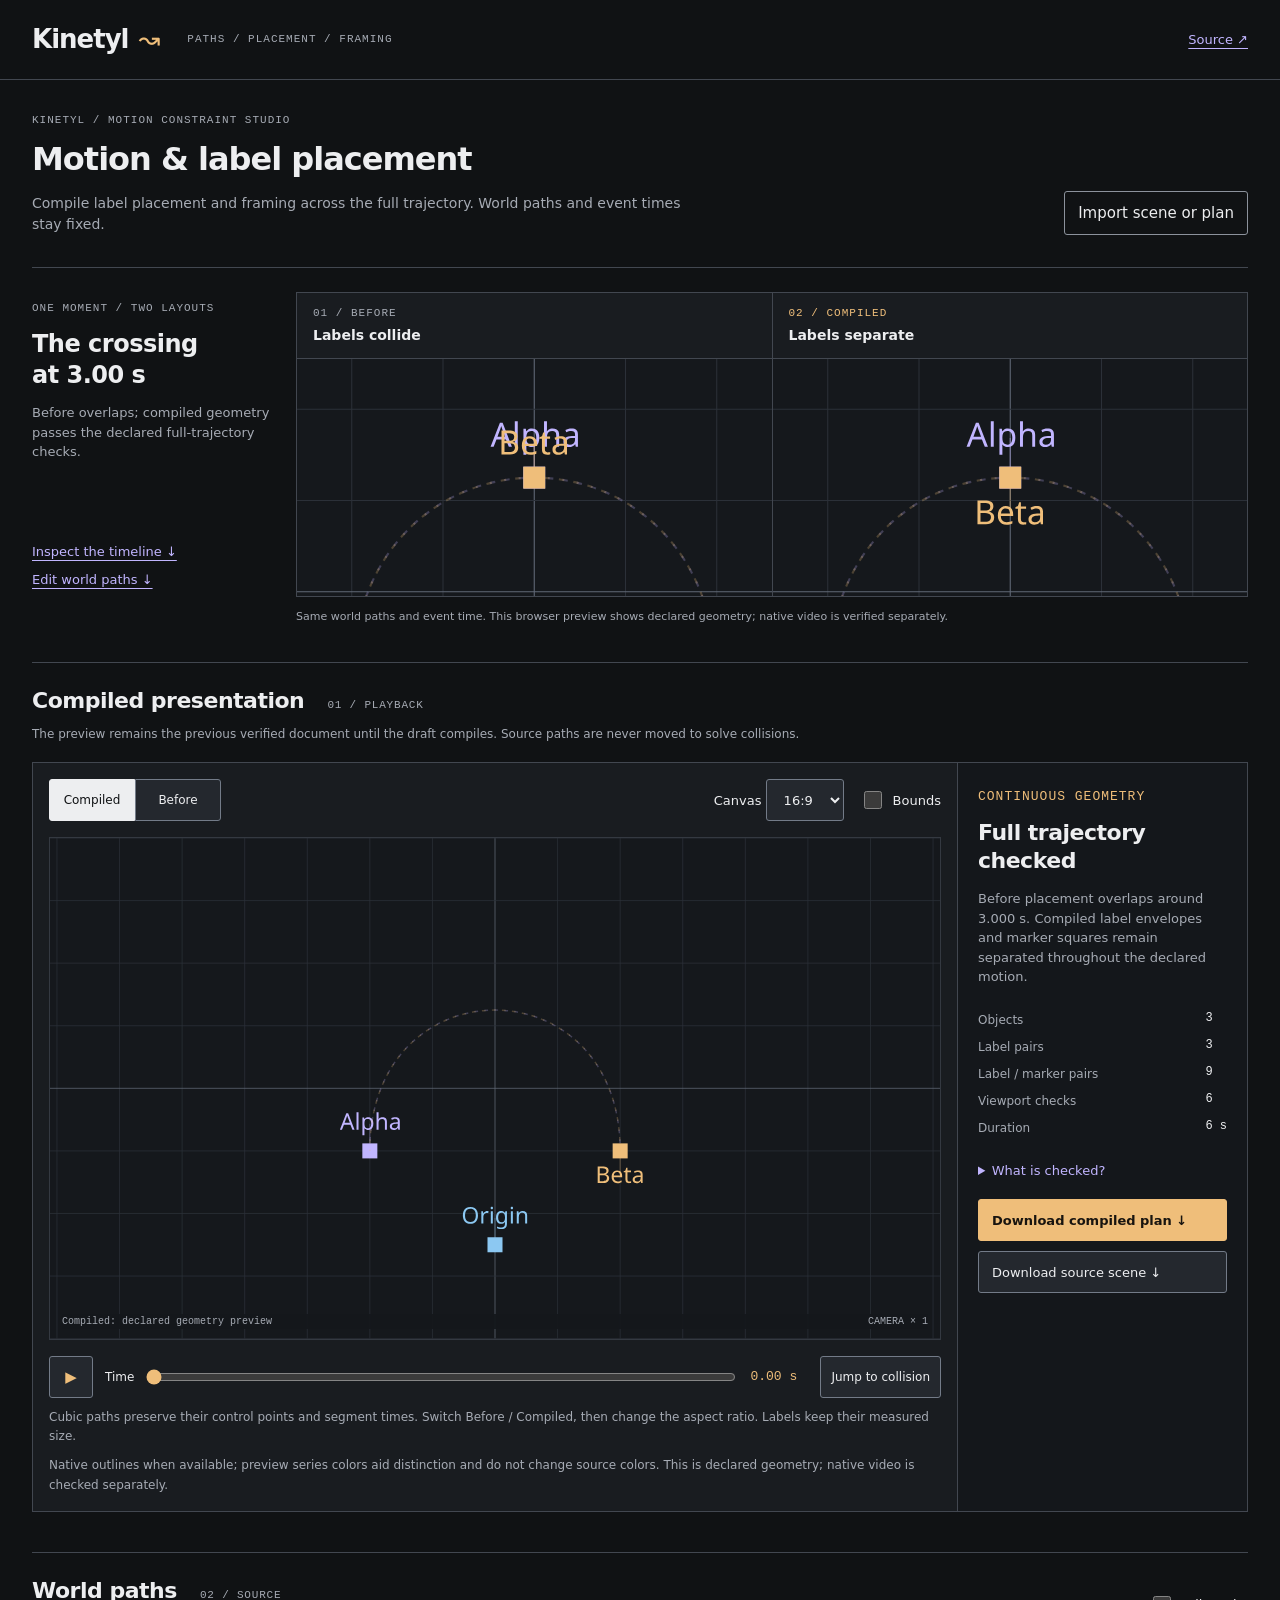
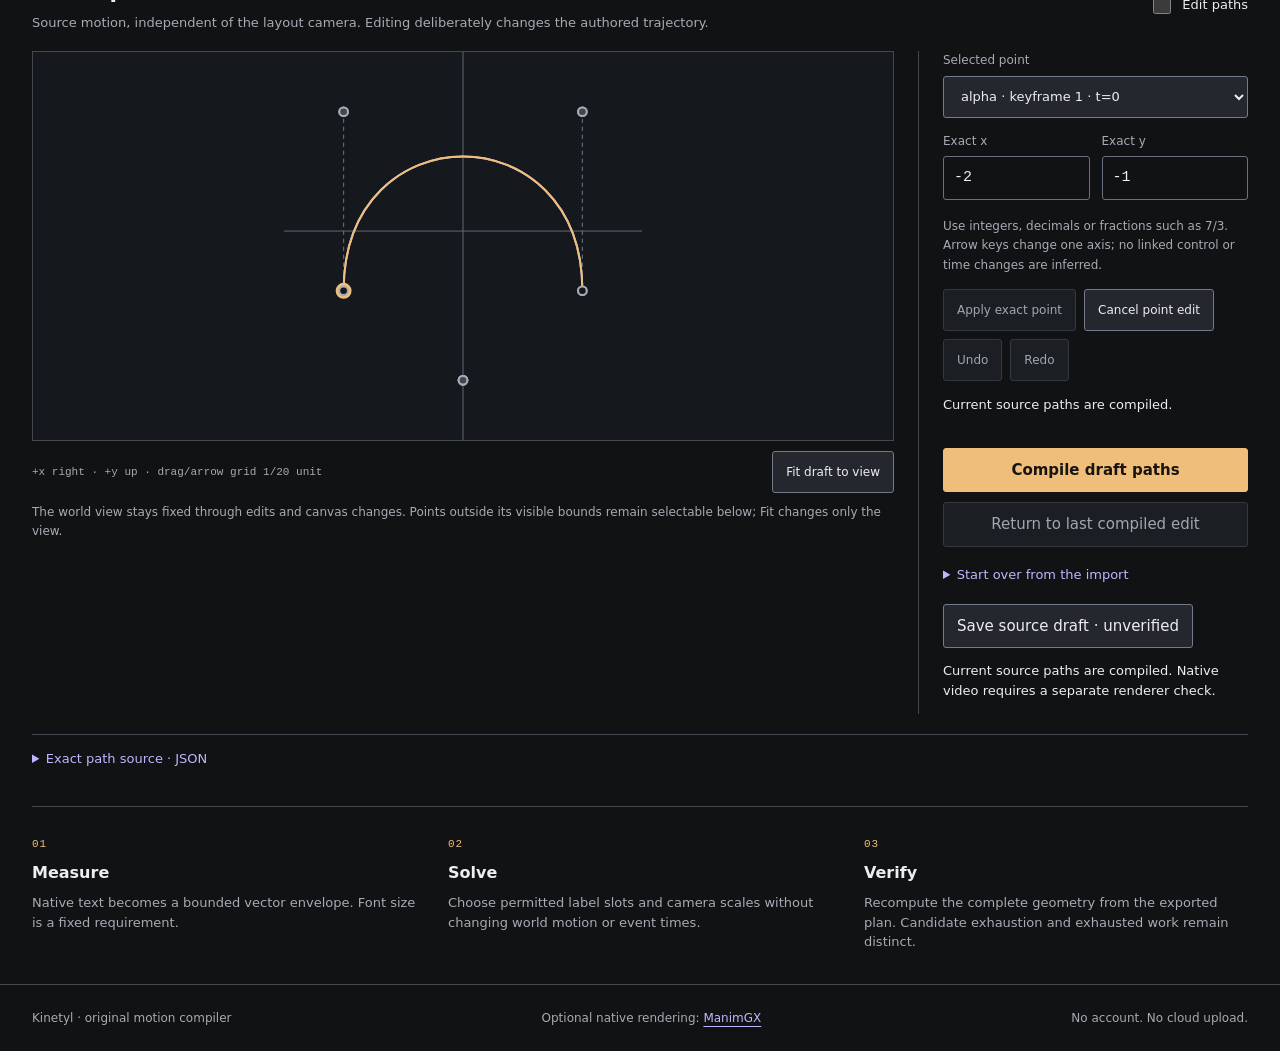
<file: docs/index.html>
<!doctype html>
<html lang="en">
<head><meta charset="utf-8"><meta name="viewport" content="width=device-width,initial-scale=1"><title>Kinetyl · motion that keeps its meaning</title><link rel="stylesheet" href="studio.css"></head>
<body>
<header><a class="brand" href="https://github.com/nazeeh111/Kinetyl">Kinetyl<span class="brand-mark" aria-hidden="true">↝</span></a><span class="edition">PATHS / PLACEMENT / FRAMING</span><a class="source" href="https://github.com/nazeeh111/Kinetyl">Source ↗</a></header>
<main>
<section class="intro"><div><p class="eyebrow">KINETYL / MOTION CONSTRAINT STUDIO</p><h1>Motion &amp; label placement</h1><p class="lede">Compile label placement and framing across the full trajectory. World paths and event times stay fixed.</p></div><button id="load">Import scene or plan</button><input id="file" type="file" accept="application/json,.json" hidden></section>
<section class="proof" aria-labelledby="proof-title"><div class="proof-heading"><div><p class="eyebrow">ONE MOMENT / TWO LAYOUTS</p><h2 id="proof-title">The crossing at 3.00 s</h2><p id="proof-status" role="status" aria-live="polite">Checking the bundled example…</p></div><div class="proof-actions"><a href="#compiler">Inspect the timeline ↓</a><a href="#authoring">Edit world paths ↓</a></div></div><div class="proof-grid"><figure><figcaption><span class="proof-index">01 / BEFORE</span><strong id="proof-before-title">Labels collide</strong></figcaption><svg id="proof-before" role="img" aria-label="Before placement at the comparison time"></svg></figure><figure><figcaption><span class="proof-index">02 / COMPILED</span><strong id="proof-after-title">Labels separate</strong></figcaption><svg id="proof-compiled" role="img" aria-label="Compiled placement at the same time"></svg></figure></div><p class="proof-footnote">Same world paths and event time. This browser preview shows declared geometry; native video is verified separately.</p></section>
<h2 class="preview-heading">Compiled presentation <span>01 / PLAYBACK</span></h2><p class="preview-note">The preview remains the previous verified document until the draft compiles. Source paths are never moved to solve collisions.</p>
<section class="workbench" id="compiler" aria-label="Motion compiler">
<div class="stage-column">
<div class="bar"><div class="mode" role="group" aria-label="Placement"><button id="repaired" aria-pressed="true">Compiled</button><button id="original" aria-pressed="false">Before</button></div><label>Canvas <select id="aspect"><option value="wide">16:9</option><option value="portrait">9:16</option><option value="square">1:1</option></select></label><label class="check"><input id="envelopes" type="checkbox">Bounds</label></div>
<div class="stage-shell"><div class="stage-viewport" id="stage-viewport" role="region" aria-label="Motion canvas" aria-describedby="canvas-navigation" tabindex="0">
          <svg id="stage" role="img" aria-label="Animated source trajectories and attached labels"></svg>
        </div><div class="stage-caption"><span id="stage-label">Compiled geometry preview</span><span id="scale-label"></span></div></div>
<p class="canvas-navigation" id="canvas-navigation">Wide canvas: swipe or use arrow keys here to inspect the labels. The full frame scrolls; its geometry is unchanged.</p>
      <div class="transport"><button id="play" aria-label="Play animation">▶</button><label class="timeline-label">Time<input id="time" type="range" min="0" max="6" step="any" value="0"></label><output id="time-label">0.00 s</output><button id="witness" disabled>Jump to collision</button></div>
<p class="preview-note" id="scene-note">Bundled example: eigenvalues λ₁ = u and λ₂ = −u of A(u) = diag(u, −u), with det A = −u² at five samples. Between samples, paths are linear.</p><p class="preview-note">Native outlines when available; preview series colors aid distinction and do not change source colors. This is declared geometry; native video is checked separately.</p>
</div>
<aside class="inspector"><p class="eyebrow">CONTINUOUS GEOMETRY</p><h2 id="status-title">Checking the plan…</h2><p id="status-detail" role="status" aria-live="polite"></p><dl id="metrics"></dl><div id="notice" class="notice" hidden></div><details><summary>What is checked?</summary><p>Fixed label rectangles and marker squares on piecewise linear or cubic Bézier paths. Every label pair, label–marker pair, and viewport is checked across the full shared time interval. Camera framing is static.</p><p>Imported measurements are unsigned declarations. Exact envelope checks do not prove continuous GPU pixels, arbitrary 3D scenes or viewer comprehension.</p></details><button id="save-plan" disabled>Download compiled plan ↓</button><button id="save-scene" disabled>Download source scene ↓</button></aside>
</section>
<section class="authoring" id="authoring" aria-label="World path authoring"><div class="author-heading"><div><h2>World paths <span>02 / SOURCE</span></h2><p>Source motion, independent of the layout camera. Editing deliberately changes the authored trajectory.</p></div><label class="check"><input id="author-mode" type="checkbox">Edit paths</label></div>
<div class="author-grid"><div><svg id="author-stage" role="group" tabindex="0" aria-label="World path editor; select a handle, arrow keys move one twentieth of a unit; Escape cancels a drag"></svg><div class="world-note"><span>+x right · +y up · drag/arrow grid 1/20 unit</span><button id="author-fit">Fit draft to view</button></div><p class="preview-note">The world view stays fixed through edits and canvas changes. Points outside its visible bounds remain selectable below; Fit changes only the view.</p></div>
<div class="point-inspector"><label for="point">Selected point</label><select id="point"></select><div class="coordinates"><label for="point-x">Exact x<input id="point-x" type="text" inputmode="text" spellcheck="false" autocomplete="off"></label><label for="point-y">Exact y<input id="point-y" type="text" inputmode="text" spellcheck="false" autocomplete="off"></label></div><p class="preview-note">Use integers, decimals or fractions such as 7/3. Arrow keys change one axis; no linked control or time changes are inferred.</p><div class="edit-actions"><button id="point-apply">Apply exact point</button><button id="point-cancel">Cancel point edit</button><button id="path-undo" disabled>Undo</button><button id="path-redo" disabled>Redo</button></div><p id="author-status" role="status" aria-live="polite">Enable Edit paths to change a point.</p><button id="apply" class="primary">Compile draft paths</button><button id="restore-verified" disabled>Return to last compiled edit</button><details class="reset-original"><summary>Start over from the import</summary><p class="preview-note">Discards later path edits and returns to the scene you opened.</p><button id="restore">Restore imported original</button></details><button id="save-draft">Save source draft · unverified</button><p id="edit-status" role="status" aria-live="polite"></p></div></div>
<details class="source-editor"><summary>Exact path source · JSON</summary><p>Visual edits and this source share one draft. Apply or discard pending JSON before returning to the visual editor. Label measurements are preserved.</p><label for="paths">Object identities, keyframes and control points</label><textarea id="paths" spellcheck="false" rows="12"></textarea><div class="edit-actions"><button id="json-apply">Apply JSON to draft</button><button id="json-discard">Discard JSON text</button></div></details></section>
<section class="explanation"><div><span class="number">01</span><h3>Measure</h3><p>Native text becomes a bounded vector envelope. Font size is a fixed requirement.</p></div><div><span class="number">02</span><h3>Solve</h3><p>Choose permitted label slots and camera scales without changing world motion or event times.</p></div><div><span class="number">03</span><h3>Verify</h3><p>Recompute the complete geometry from the exported plan. Candidate exhaustion and exhausted work remain distinct.</p></div></section>
</main>
<footer><span>Kinetyl · original motion compiler</span><span>Optional native rendering: <a href="https://github.com/academa-labs/manimgx">ManimGX</a></span><span>No account. No cloud upload.</span></footer>
<script type="module" src="studio.mjs"></script>
</body></html>
</file>
<file: docs/studio.css>
/* Kinetyl: a motion/compositing instrument. Colors are preview-only. */
:root {
  color-scheme: dark;
  --paper: #101214; --surface: #191c20; --stage: #15181c;
  --ink: #edeef0; --muted: #a6abb4; --line: #424750;
  --accent: #c1b5ff; --action: #efbe7a; --grid: #2b3038; --axis: #606976;
  --series-0: #c1b5ff; --series-1: #efbe7a; --series-2: #8cc8f2; --series-3: #ef9aaa;
  font: 15px/1.5 system-ui, -apple-system, BlinkMacSystemFont, "Segoe UI", sans-serif;
}
* {box-sizing:border-box}
body {margin:0;background:var(--paper);color:var(--ink)}
header, main, footer {max-width:1440px;margin:auto}
header {display:flex;align-items:center;gap:28px;padding:20px 32px;border-bottom:1px solid var(--line)}
a {color:var(--accent);text-underline-offset:4px}
.brand {font-size:26px;font-weight:720;letter-spacing:-1px;text-decoration:none;color:var(--ink)}
.brand-mark {color:var(--action);margin-left:10px;font-weight:400}
.edition,.eyebrow,.proof-index,.number {font:11px/1.5 ui-monospace, SFMono-Regular, Consolas, monospace;letter-spacing:1px}
.edition {color:var(--muted)}
.source {margin-left:auto;font-size:13px}
main {padding:32px}
.intro {display:flex;justify-content:space-between;align-items:end;gap:36px;margin-bottom:32px}
.eyebrow {color:var(--muted);margin:0 0 12px}
h1 {font-size:clamp(26px,2.5vw,34px);font-weight:550;letter-spacing:-1px;line-height:1.15;margin:0}
h2 {font-size:22px;font-weight:600;line-height:1.3;margin:0 0 8px;letter-spacing:-.5px}
h2>span {font:11px/1.5 ui-monospace,monospace;letter-spacing:.8px;color:var(--muted);margin-left:16px;white-space:nowrap}
.lede {color:var(--muted);font-size:14px;max-width:650px;margin:16px 0 0}
button,select,input,textarea {font:inherit;color:var(--ink)}
button,select {border:1px solid #737b88;background:#24282e;padding:10px 13px;border-radius:3px;min-height:42px}
button {cursor:pointer}
button:hover:not(:disabled) {background:#323740;border-color:#8b929d}
button:disabled {color:#a1a7b1;background:#1b1e23;border-color:#343941;cursor:default}
a:focus-visible,button:focus-visible,select:focus-visible,input:focus-visible,textarea:focus-visible,summary:focus-visible,svg:focus-visible {outline:2px solid var(--action);outline-offset:4px}
.primary,#save-plan {background:var(--action);color:#18140f;border-color:var(--action);font-weight:650}
.primary:hover:not(:disabled),#save-plan:hover:not(:disabled) {background:#ffd497;border-color:#ffd497}
#load {white-space:nowrap;background:transparent;border-color:#8c929c}
.check {display:flex;align-items:center;gap:8px;white-space:nowrap;font-size:13px}
.check input {width:18px;height:18px;accent-color:var(--action)}
/* The actual crossing is the opening image, with its evidence beside it. */
.proof {display:grid;grid-template-columns:240px minmax(0,1fr);gap:12px 24px;border-top:1px solid var(--line);padding-top:24px;margin-bottom:36px}
.proof-heading {display:flex;flex-direction:column;align-items:start;justify-content:space-between;gap:20px;padding:8px 0}
.proof-heading h2 {font-size:24px;max-width:200px}
#proof-status {font-size:13px;color:var(--muted);margin:12px 0 0}
.proof-actions {display:flex;flex-direction:column;gap:8px;font-size:13px}
.proof-grid {display:grid;grid-template-columns:1fr 1fr;gap:1px;background:var(--line);border:1px solid var(--line)}
.proof-grid figure {margin:0;min-width:0;background:var(--stage)}
.proof-grid figcaption {display:flex;flex-direction:column;gap:3px;padding:12px 16px;border-bottom:1px solid var(--line);font-size:14px;background:var(--surface)}
.proof-grid figcaption strong {font-weight:600}
.proof-index {font-size:11px;color:var(--muted)}
.proof-grid figure:last-child .proof-index {color:var(--action)}
.proof-grid svg {display:block;width:100%;aspect-ratio:16/8;background:var(--stage)}
.proof-footnote {grid-column:2;font-size:11px;color:var(--muted);margin:0}
/* Playback is reached before source authoring; time and placement stay adjacent. */
.preview-heading,.authoring {border-top:1px solid var(--line);padding-top:24px}
.preview-note {font-size:12px;color:var(--muted);line-height:1.6;margin:10px 0 0}
.workbench {display:grid;grid-template-columns:minmax(0,1fr) 290px;border:1px solid var(--line);background:var(--surface);margin:18px 0 40px}
.stage-column {min-width:0;padding:16px}
.bar {display:flex;align-items:center;gap:16px;margin-bottom:16px;font-size:13px}
.bar .mode {margin-right:auto;display:flex;gap:0}
.mode button {border-radius:0;font-size:12px;min-width:86px}
.mode button:first-child {border-radius:3px 0 0 3px}
.mode button:last-child {border-radius:0 3px 3px 0}
.mode button[aria-pressed=true] {background:var(--ink);color:var(--paper);border-color:var(--ink)}
.stage-shell {position:relative;background:var(--stage);min-height:240px;display:flex;justify-content:center;align-items:center;overflow:hidden;border:1px solid #343941}
.stage-viewport {width:100%;min-width:0;overflow-x:auto}
.stage-viewport:focus-visible {outline:2px solid var(--action);outline-offset:-3px}
#stage {display:block;width:100%;height:auto;max-height:540px;aspect-ratio:16/9;background:var(--stage);margin-inline:auto}
#stage.portrait {width:auto;max-width:100%;height:480px;aspect-ratio:9/16}
#stage.square {max-width:540px;aspect-ratio:1}
.stage-caption {position:absolute;bottom:10px;left:12px;right:12px;display:flex;justify-content:space-between;pointer-events:none;font:10px/1.5 ui-monospace,monospace;color:var(--muted);background:#15181cf2;gap:12px}
.canvas-navigation {display:none}
.transport {display:flex;align-items:center;gap:12px;margin-top:0;padding:16px 0 0}
#play {width:44px;min-height:42px;padding:0;color:var(--action)}
.timeline-label {flex:1;display:flex;align-items:center;gap:10px;font-size:12px}
.timeline-label input {width:100%;accent-color:var(--action);min-height:32px}
output {font:13px ui-monospace,monospace;font-variant-numeric:tabular-nums;white-space:nowrap;color:var(--action);min-width:58px}
#witness {font-size:12px;padding:8px 10px}
.inspector {border-left:1px solid var(--line);padding:24px 20px;background:#14171b}
.inspector .eyebrow {color:var(--action)}
.inspector h2 {font-size:22px}
.inspector p {font-size:13px;color:var(--muted)}
.inspector button {display:block;width:100%;text-align:left;margin-top:10px;font-size:13px}
dl {margin:24px 0;display:grid;grid-template-columns:1fr auto;gap:9px;font-size:12px}
dt {color:var(--muted)}
dd {font:12px ui-monospace,monospace;margin:0}
.notice {padding:12px;border-left:3px solid var(--action);background:#30261d;font-size:13px;margin:16px 0}
details {font-size:13px;margin:18px 0}
summary {cursor:pointer;color:var(--accent);font-weight:500;line-height:1.6}
/* Authoring is a second, clearly bounded source workspace. */
.authoring {margin-bottom:36px}
.author-heading {display:flex;justify-content:space-between;gap:24px;align-items:center;margin-bottom:18px}
.author-heading p {font-size:13px;color:var(--muted);margin:0}
.author-grid {display:grid;grid-template-columns:minmax(0,1fr) 330px;gap:24px}
#author-stage {display:block;width:100%;height:390px;background:var(--stage);border:1px solid var(--line);touch-action:none;overflow:hidden}
.author-axis,.construction {stroke:var(--axis);stroke-width:1;vector-effect:non-scaling-stroke}
.construction {stroke-dasharray:4 4}
.author-curve {stroke-width:2;vector-effect:non-scaling-stroke}
.series-0 {stroke:var(--series-0)} .series-1 {stroke:var(--series-1)} .series-2 {stroke:var(--series-2)} .series-3 {stroke:var(--series-3)}
.handle {stroke:#a6abb4;stroke-width:2;vector-effect:non-scaling-stroke;fill:var(--stage);cursor:crosshair}
.handle.control {fill:#414752}
.handle.selected {stroke:var(--action);fill:var(--action);stroke-width:3}
.handle:focus-visible {outline:none;stroke:var(--ink);stroke-width:5}
.world-note {display:flex;justify-content:space-between;align-items:center;gap:12px;font:11px/1.5 ui-monospace,monospace;margin-top:10px;color:var(--muted)}
.world-note button {font:12px system-ui,sans-serif}
.point-inspector {min-width:0;border-left:1px solid var(--line);padding-left:24px}
.point-inspector>label,.coordinates label,.source-editor>label {display:block;font-size:12px;font-weight:500;margin-bottom:7px;color:var(--muted)}
#point {width:100%;font-size:13px;max-width:100%}
.coordinates {display:grid;grid-template-columns:1fr 1fr;gap:12px;margin-top:14px}
.coordinates input {display:block;width:100%;min-width:0;padding:10px;border:1px solid #69717f;background:var(--paper);font:15px/1.5 ui-monospace,monospace;margin-top:6px;border-radius:3px}
.edit-actions {display:flex;flex-wrap:wrap;gap:8px;margin:14px 0}
.edit-actions button {font-size:12px}
.point-inspector>.primary,.point-inspector>#restore-verified {display:block;width:100%;margin-top:10px}
.point-inspector p[role=status] {font-size:13px;line-height:1.5;min-height:40px;overflow-wrap:anywhere}
.source-editor {border-top:1px solid var(--line);padding-top:14px;margin-top:20px}
.source-editor p {color:var(--muted)}
textarea {display:block;width:100%;resize:vertical;min-height:200px;border:1px solid #69717f;padding:14px;background:var(--paper);font:13px/1.6 ui-monospace,monospace}
.explanation {display:flex;gap:32px;border-top:1px solid var(--line);padding-top:24px;margin-top:24px}
.explanation>div {flex:1}
.number {color:var(--action)}
.explanation h3 {font-size:16px;font-weight:600;margin:8px 0}
.explanation p {font-size:13px;color:var(--muted);margin:0}
footer {display:flex;gap:24px;justify-content:space-between;padding:24px 32px;border-top:1px solid var(--line);font-size:12px;color:var(--muted)}
[hidden] {display:none!important}
@media(max-width:1100px) {
  .proof {grid-template-columns:200px minmax(0,1fr);gap:12px 18px}
  .workbench {grid-template-columns:minmax(0,1fr) 260px}
  .bar {flex-wrap:wrap;gap:10px}
}
@media(max-width:950px) {
  .author-grid {grid-template-columns:minmax(0,1fr) 300px;gap:16px}
  .point-inspector {padding-left:16px}
  .workbench {grid-template-columns:1fr}
  .inspector {border-left:0;border-top:1px solid var(--line)}
  .edition {display:none}
  .proof {grid-template-columns:1fr}
  .proof-heading {flex-direction:row;align-items:end}
  .proof-heading h2 {max-width:none}
  .proof-footnote {grid-column:1}
}
@media(max-width:720px) {
  header {padding:16px 18px}
  main {padding:24px 18px}
  .intro {align-items:start;flex-direction:column;gap:20px;margin-bottom:28px}
  h1 {font-size:28px}
  .proof-heading {flex-direction:column;align-items:start;gap:14px}
  .proof-actions {flex-direction:row;gap:20px;flex-wrap:wrap}
  .proof-grid {grid-template-columns:1fr}
  .proof-grid figcaption {flex-direction:row;justify-content:space-between;align-items:center}
  .proof-grid svg {aspect-ratio:16/6}
  .author-grid {grid-template-columns:1fr}
  #author-stage {height:310px}
  .author-heading {align-items:start;gap:12px}
  .author-heading p {max-width:280px}
  .point-inspector {padding:20px 0 0;border-left:0;border-top:1px solid var(--line)}
  .stage-shell {min-height:0;display:block}
  #stage:not(.portrait):not(.square) {min-width:720px}
  .stage-caption {position:static;flex-wrap:wrap;padding:9px 10px;font-size:11px}
  .canvas-navigation {display:block;margin:8px 0 0;font-size:12px;line-height:1.5;color:var(--muted)}
  .stage-column:has(#stage.portrait) .canvas-navigation,.stage-column:has(#stage.square) .canvas-navigation {display:none}
  .transport {display:grid;grid-template-columns:44px minmax(0,1fr) auto;gap:10px}
  .timeline-label,.timeline-label input {min-width:0}
  #witness {grid-column:2/4;justify-self:end;margin:0}
  .explanation {flex-direction:column;gap:20px}
  footer {padding:24px 18px;flex-wrap:wrap}
}
@media(max-width:430px) {
  main {padding:24px 14px}
  h1 {font-size:27px}
  h2>span {display:block;margin:6px 0 0}
  .author-heading {flex-direction:column}
  .world-note {align-items:start;font-size:10px}
  .world-note span {max-width:160px}
  .world-note button {max-width:125px}
  #author-stage {height:280px}
  .stage-column {padding:12px}
  .bar {flex-wrap:wrap;gap:8px}
  .bar .mode {flex-basis:100%;margin:0}
  .proof-grid figcaption {padding:10px;font-size:13px}
  .proof-index {letter-spacing:.4px}
  .proof-grid svg {aspect-ratio:16/6}
  #stage.portrait {height:440px}
  .inspector {padding:20px 16px}
}

/* Keep tall comparison viewBoxes legible without cropping their geometry. */
.proof-grid svg.proof-tall { aspect-ratio:4 / 3; }
@media(max-width:720px) { .proof-grid svg.proof-tall { aspect-ratio:3 / 4; } }
</file>
